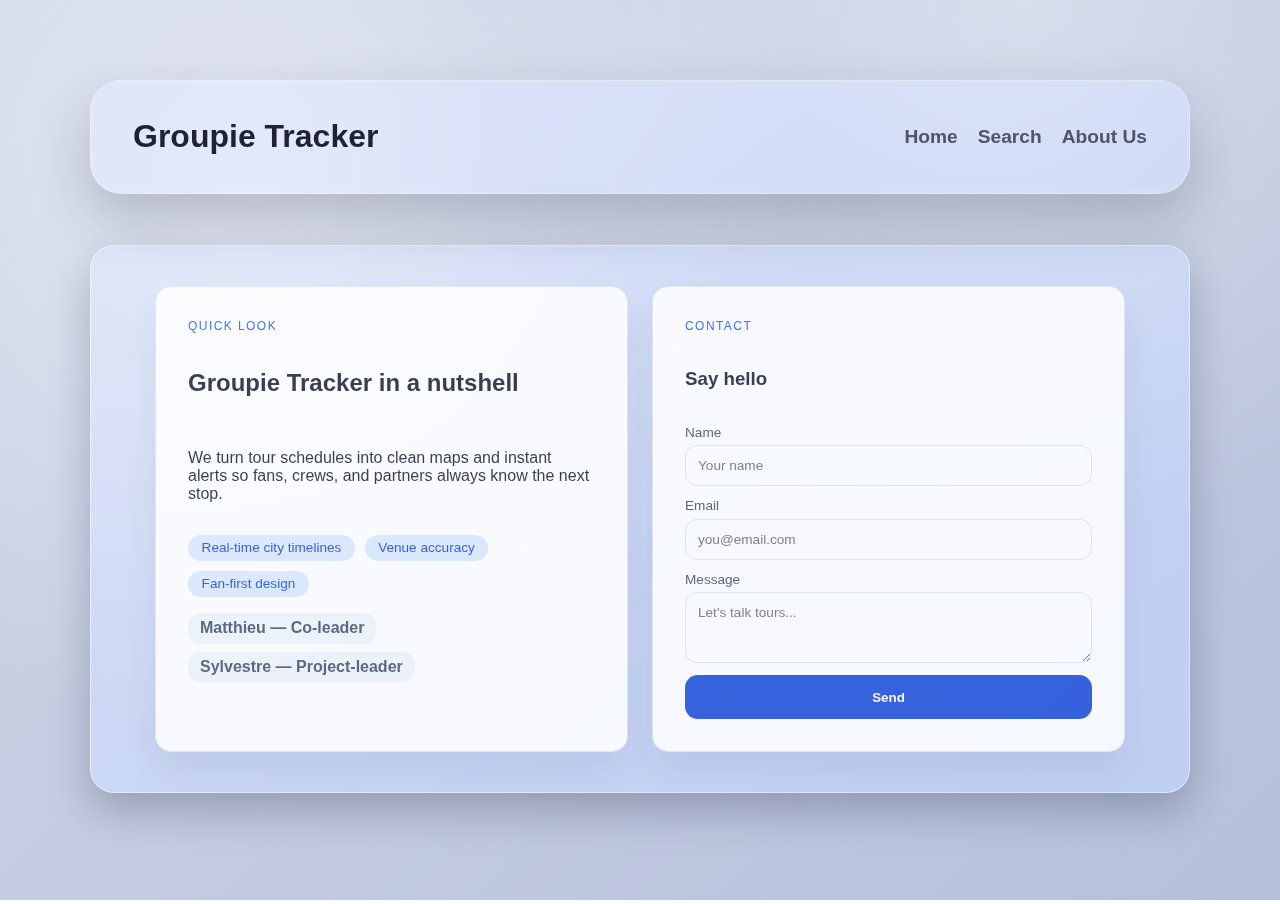
<file: Projet/src/static/aboutus.html>
<!DOCTYPE html>
<html lang="en">
    <head>
        <meta charset="UTF-8">
        <meta name="viewport" content="width=device-width, initial-scale=1.0">
        <title>Groupie Tracker - About Us</title>
        <link rel="stylesheet" href="./css/index.css">
        <link rel="stylesheet" href="./css/aboutus.css">
    </head>
    <body>
        <section class="header">
            <h1>Groupie Tracker</h1>
            <nav>
                <ul>
                    <li><a href="/">Home</a></li>
                    <li><a href="/search.html">Search</a></li>
                    <li><a href="/aboutus.html">About Us</a></li>
                </ul>
            </nav>
        </section>
        <section class="content">
            <div class="about-card">
                <p class="eyebrow">Quick look</p>
                <h2>Groupie Tracker in a nutshell</h2>
                <p>We turn tour schedules into clean maps and instant alerts so fans, crews, and partners always know the next stop.</p>
                <ul class="pill-list">
                    <li>Real-time city timelines</li>
                    <li>Venue accuracy</li>
                    <li>Fan-first design</li>
                </ul>
                <div class="team-chips">
                    <span>Matthieu — Co-leader </span>
                    <span>Sylvestre — Project-leader</span>
                </div>
            </div>
            <div class="contact-card">
                <p class="eyebrow">Contact</p>
                <h3>Say hello</h3>
                <form class="contact-form" action="mailto:matthieu.rey@ynov.com" method="post" enctype="text/plain">
                    <label>
                        Name
                        <input type="text" name="name" placeholder="Your name" required>
                    </label>
                    <label>
                        Email
                        <input type="email" name="email" placeholder="you@email.com" required>
                    </label>
                    <label>
                        Message
                        <textarea name="message" rows="3" placeholder="Let's talk tours..." required></textarea>
                    </label>
                    <button type="submit">Send</button>
                </form>
            </div>
        </section>
    </body>
</html>
</file>
<file: Projet/src/static/css/index.css>
* {
    --main-bg-color: #cfd6e7;
    --secondary-bg-color: #b5c0da;
    --main-text-color: #1e2233;
    --secondary-text-color: #4f5567;
    --accent-color: #6f84d3;
    --glass-border: rgba(255, 255, 255, 0.35);
}

*, *::before, *::after {
    box-sizing: border-box;
}

html, body {
    min-height: 100%;
}

body {
    font-family: 'Poppins', sans-serif;
    margin: 0;
    padding: 60px 60px;
    background:
        radial-gradient(circle at 20% 20%, rgba(255, 255, 255, 0.45), transparent 45%),
        radial-gradient(circle at 80% 0%, rgba(255, 255, 255, 0.35), transparent 40%),
        linear-gradient(135deg, var(--main-bg-color), var(--secondary-bg-color));
    background-attachment: fixed;
    background-size: cover;
    color: var(--main-text-color);
}

h1 {
    color: var(--secondary-text-color);
}

.header {
    position: sticky;
    top: 10px;
    z-index: 1000;
    display: flex;
    flex-wrap: wrap;
    justify-content: space-between;
    align-items: center;
    padding: 16px 42px;
    background: rgba(255, 255, 255, 0.18);
    border: 1px solid var(--glass-border);
    border-radius: 32px;
    backdrop-filter: blur(18px) saturate(180%);
    -webkit-backdrop-filter: blur(18px) saturate(180%);
    box-shadow: 0 25px 55px rgba(26, 30, 52, 0.22);
    margin: 20px auto 30px auto;
    max-width: 1100px;
    transition: max-width 0.3s cubic-bezier(.4,1.35,.68,1), border-radius 0.3s, transform 0.3s ease;
}

.header::after {
    content: '';
    position: absolute;
    inset: 1px;
    border-radius: 31px;
    border: 1px solid rgba(255, 255, 255, 0.12);
    pointer-events: none;
}

.header:hover {
    transform: translateY(-3px);
}
@media (max-width: 800px) {
    .header {
        padding: 14px 18px;
        max-width: 96vw;
        border-radius: 35px;
        margin-left: 2vw;
        margin-right: 2vw;
    }
}

@media (max-width: 520px) {
    .header {
        flex-direction: column;
        gap: 10px;
        padding: 8px 4px;
        border-radius: 22px;
        max-width: 99vw;
        margin-left: 0;
        margin-right: 0;
    }
}

.header h1 {
    transition: color 0.3s ease, transform 0.3s ease;
    transform: scale(1);
    color: var(--main-text-color);
}

.header h1:hover {
    color: var(--accent-color);
    transform: scale(1.2);
}
.header nav ul {
    display: flex;
    flex-direction: row;
    gap: 20px;
    list-style: none;
    margin: 0;
    padding: 0;
}

.header nav ul li {
    margin: 0;
    padding: 0;
}
.header nav ul li a {
    color: var(--secondary-text-color);
    text-decoration: none;
    font-size: 1.2rem;
    font-weight: 600;
    display: inline-block;
    transition: color 0.3s ease, transform 0.3s ease;
    transform: scale(1);
}

.header nav ul li a:hover {
    color: var(--accent-color);
    transform: scale(1.2);
}

.content {
    margin: 0;
    max-width: 100%;
    padding-top: 12px;
}

.artist-grid {
    display: grid;
    grid-template-columns: repeat(3, minmax(0, 1fr));
    gap: 60px;
}

@media (max-width: 1200px) {
    .artist-grid {
        grid-template-columns: repeat(3, minmax(0, 1fr));
    }
}

@media (max-width: 900px) {
    .artist-grid {
        grid-template-columns: repeat(2, minmax(0, 1fr));
    }
}

@media (max-width: 600px) {
    .artist-grid {
        grid-template-columns: 1fr;
    }
}

.artist-card {
    background: rgba(255, 255, 255, 0.2);
    border-radius: 24px;
    border: 1px solid rgba(255, 255, 255, 0.35);
    box-shadow: 0 18px 40px rgba(20, 25, 50, 0.25);
    overflow: hidden;
    backdrop-filter: blur(16px) saturate(180%);
    -webkit-backdrop-filter: blur(16px) saturate(180%);
    display: flex;
    flex-direction: column;
    transition: transform 0.2s ease, box-shadow 0.2s ease, border-color 0.2s ease;
    width: 100%;
}

.artist-card:hover {
    transform: translateY(-6px);
    box-shadow: 0 26px 55px rgba(18, 22, 40, 0.32);
    border-color: rgba(255, 255, 255, 0.55);
}

.artist-image-wrapper {
    position: relative;
    overflow: hidden;
    width: min(240px, 26vw);
    height: min(160px, 18vw);
    margin: 10px auto 0 auto;
    border-radius: 18px;
    border: 1px solid rgba(255, 255, 255, 0.35);
    box-shadow: inset 0 0 12px rgba(8, 12, 34, 0.2);
}

.artist-image {
    width: 100%;
    height: 100%;
    display: block;
    object-fit: cover;
}

.artist-id-badge {
    position: absolute;
    bottom: 12px;
    right: 12px;
    padding: 6px 12px;
    border-radius: 999px;
    background: rgba(0, 0, 0, 0.55);
    color: #f6f7fb;
    font-size: 0.75rem;
    letter-spacing: 0.04em;
    text-transform: uppercase;
}

.artist-body {
    padding: 14px 16px 12px 16px;
}

.artist-name {
    margin: 0 0 4px 0;
    font-size: 1.4rem;
}

.artist-meta {
    margin: 0 0 12px 0;
    font-size: 0.85rem;
    color: var(--secondary-text-color);
    display: flex;
    flex-wrap: wrap;
    gap: 6px 12px;
    align-items: center;
}

.artist-album-label {
    padding-left: 8px;
    border-left: 1px solid rgba(0, 0, 0, 0.12);
}

.artist-members h3 {
    font-size: 0.9rem;
    margin: 0 0 4px 0;
    text-transform: uppercase;
    letter-spacing: 0.07em;
    color: var(--secondary-text-color);
}

.artist-members ul {
    list-style: none;
    padding: 0;
    margin: 0 0 18px 0;
    display: grid;
    grid-template-columns: repeat(auto-fit, minmax(140px, 1fr));
    gap: 4px 12px;
    font-size: 0.9rem;
}

.artist-members li::before {
    content: "• ";
    color: var(--accent-color);
}

.artist-data {
    display: flex;
    flex-wrap: wrap;
    gap: 14px;
    margin-top: 12px;
}

.artist-data-block {
    background: rgba(255, 255, 255, 0.25);
    border-radius: 18px;
    border: 1px solid rgba(255, 255, 255, 0.4);
    padding: 14px;
    min-height: 110px;
    max-height: 185px;
    display: flex;
    flex-direction: column;
    flex: 1 1 220px;
    min-width: 220px;
}

@media (min-width: 640px) {
    .artist-data-block {
        flex-basis: calc(50% - 14px);
    }

    .artist-data-block:nth-child(3) {
        flex-basis: 100%;
    }
}

.artist-data-block h3 {
    font-size: 0.85rem;
    margin: 0 0 8px 0;
    text-transform: uppercase;
    letter-spacing: 0.08em;
    color: var(--secondary-text-color);
}

.artist-data-list {
    list-style: none;
    margin: 0;
    padding: 0;
    display: flex;
    flex-direction: column;
    gap: 6px;
    font-size: 0.85rem;
    overflow-y: auto;
    padding-right: 6px;
}

.artist-data-list::-webkit-scrollbar {
    width: 6px;
}

.artist-data-list::-webkit-scrollbar-thumb {
    background: rgba(0, 0, 0, 0.2);
    border-radius: 999px;
}

.artist-data-list::-webkit-scrollbar-track {
    background: transparent;
}

.artist-data-list li {
    display: flex;
    align-items: center;
    gap: 8px;
    flex-wrap: wrap;
}

.artist-data-list li::before {
    content: '';
    width: 6px;
    height: 6px;
    background: var(--accent-color);
    flex-shrink: 0;
}

.relation-location {
    font-weight: 600;
    color: var(--main-text-color);
}

.relation-dates {
    display: flex;
    flex-direction: column;
    gap: 4px;
    width: 100%;
}

.date-chip {
    padding: 3px 10px;
    border-radius: 5px;
    background: rgba(255, 255, 255, 0.7);
    color: var(--main-text-color);
    font-size: 0.8rem;
    white-space: nowrap;
    border: 1px solid rgba(0, 0, 0, 0.04);
}

.artist-data-loading, .artist-data-error {
    font-style: italic;
    color: var(--secondary-text-color);
}

.artist-data-error {
    color: #c44545;
}

.artist-data-loading::before, .artist-data-error::before {
    display: none;
}

.refresh-button {
    border: none;
    border-radius: 0.8rem;
    padding: 0.9rem;
    font-weight: 600;
    color: #fff;
    background: #1d4ed8;
    cursor: pointer;
    margin-bottom: 1rem;
    margin-left:auto;
    margin-right: 0;
    display:block;
    
}

.refresh-button:hover {
    opacity: 0.9;
}
</file>
<file: Projet/src/static/css/aboutus.css>
.content {
    display: grid;
    gap: 1.5rem;
    padding: 2.5rem clamp(1.5rem, 5vw, 4rem);
    grid-template-columns: repeat(auto-fit, minmax(260px, 1fr));
    background: rgba(255, 255, 255, 0.2);
    border-radius: 1.5rem;
    border: 1px solid rgba(255, 255, 255, 0.45);
    box-shadow: 0 18px 40px rgba(20, 25, 50, 0.25);
    margin: clamp(1rem, 4vw, 3.5rem) auto;
    max-width: 1100px;
    backdrop-filter: blur(16px) saturate(180%);
    -webkit-backdrop-filter: blur(16px) saturate(180%);
    overflow: hidden;
}

.about-card,
.contact-card {
    background: #ffffff;
    border-radius: 1rem;
    border: 1px solid #e2e8f0;
    padding: 2rem;
    box-shadow: 0 20px 40px rgba(15, 23, 42, 0.08);
    display: flex;
    flex-direction: column;
    gap: 1rem;
    opacity: 0.85;
}

.eyebrow {
    text-transform: uppercase;
    letter-spacing: 0.12em;
    font-size: 0.75rem;
    color: #2563eb;
    margin: 0;
}

.pill-list {
    list-style: none;
    padding: 0;
    margin: 0;
    display: flex;
    flex-wrap: wrap;
    gap: 0.6rem;
}

.pill-list li {
    background: #dbeafe;
    color: #1d4ed8;
    border-radius: 999px;
    padding: 0.35rem 0.85rem;
    font-size: 0.85rem;
    font-weight: 500;
}

.team-chips {
    display: flex;
    flex-wrap: wrap;
    gap: 0.5rem;
    color: #475569;
    font-weight: 600;
}

.team-chips span {
    background: #f1f5f9;
    padding: 0.4rem 0.75rem;
    border-radius: 0.75rem;
}

.contact-list {
    list-style: none;
    padding: 0;
    margin: 0;
    display: flex;
    flex-direction: column;
    gap: 0.75rem;
}

.contact-list span {
    display: block;
    font-size: 0.75rem;
    letter-spacing: 0.08em;
    text-transform: uppercase;
    color: #94a3b8;
}

.contact-form {
    display: flex;
    flex-direction: column;
    gap: 0.75rem;
}

.contact-form label {
    font-size: 0.85rem;
    color: #475569;
    display: flex;
    flex-direction: column;
    gap: 0.35rem;
}

.contact-form input,
.contact-form textarea {
    border: 1px solid #e2e8f0;
    border-radius: 0.75rem;
    padding: 0.75rem;
    font: inherit;
}

.contact-form button {
    border: none;
    border-radius: 0.8rem;
    padding: 0.9rem;
    font-weight: 600;
    color: #fff;
    background: #1d4ed8;
    cursor: pointer;
}

.contact-form button:hover {
    opacity: 0.9;
}

@media (max-width: 600px) {
    .content {
        padding: 1.5rem;
        gap: 1rem;
        border-radius: 1rem;
    }
}
</file>
